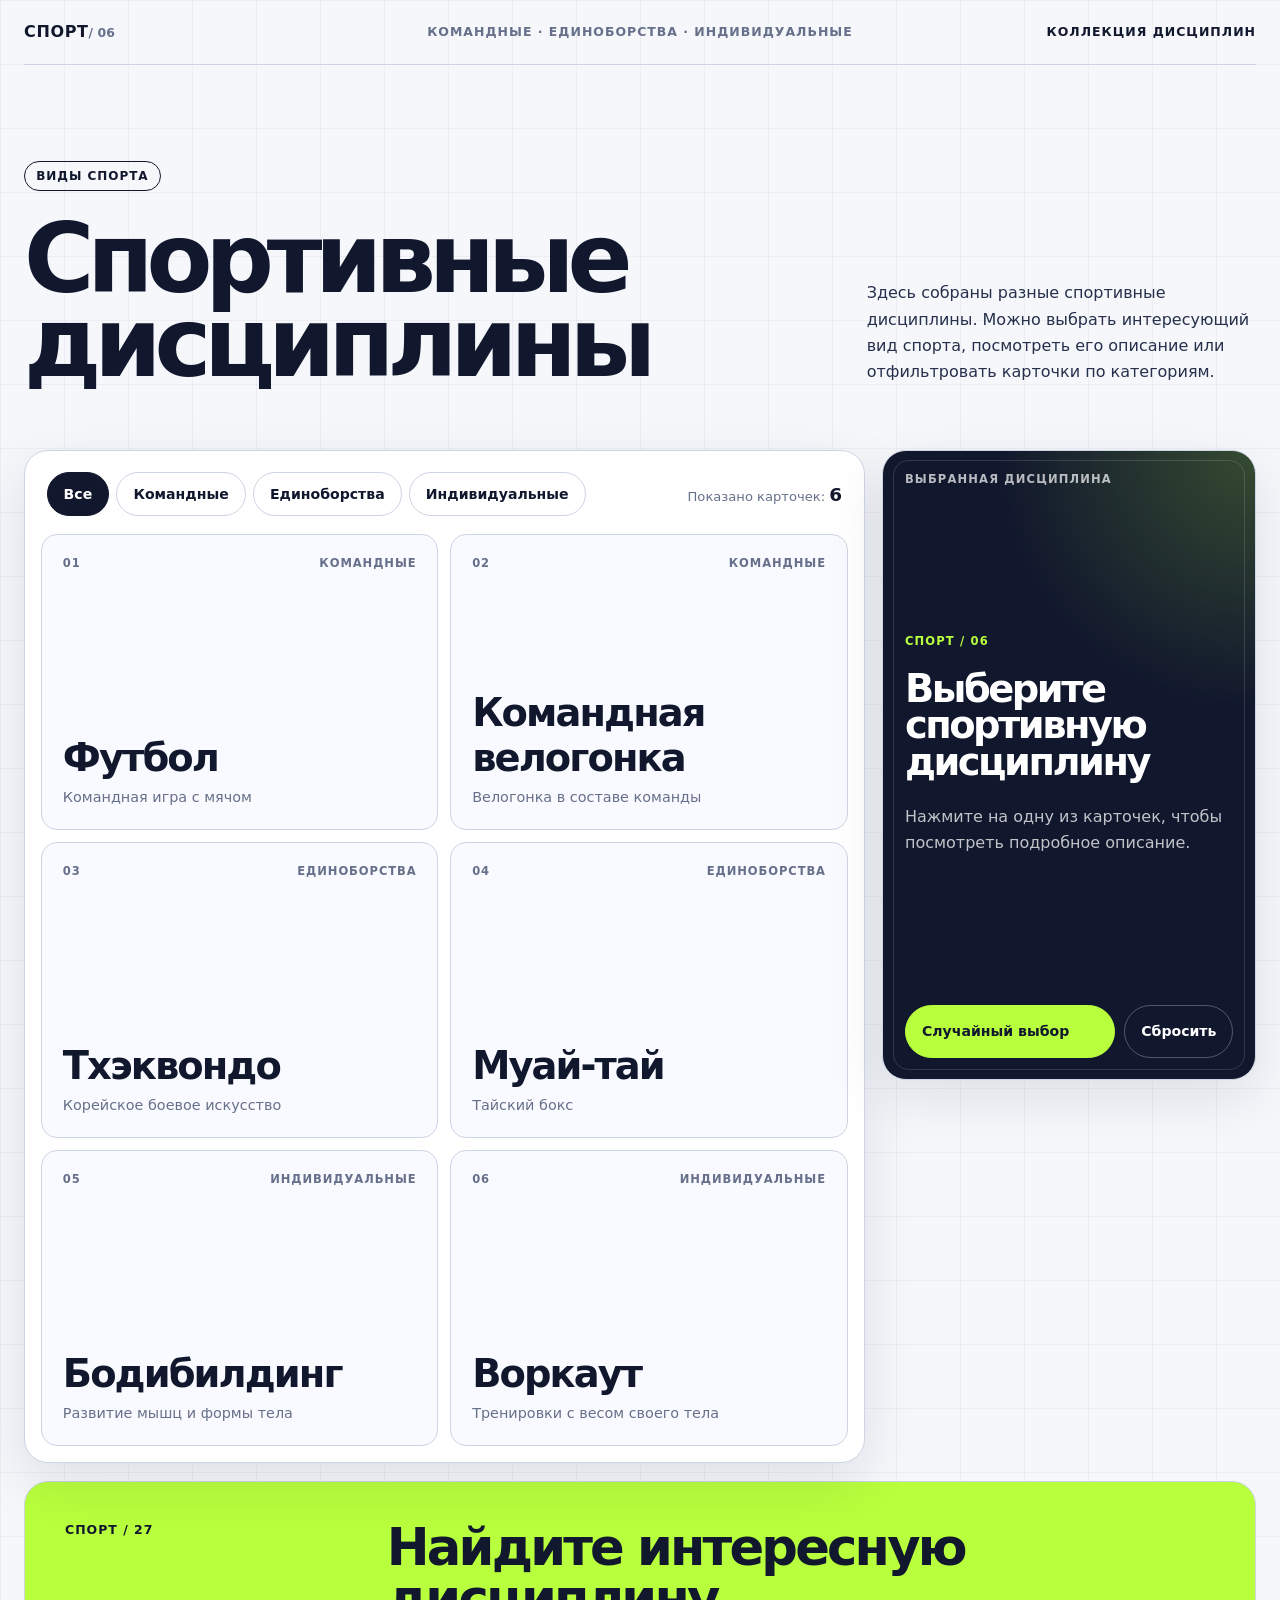
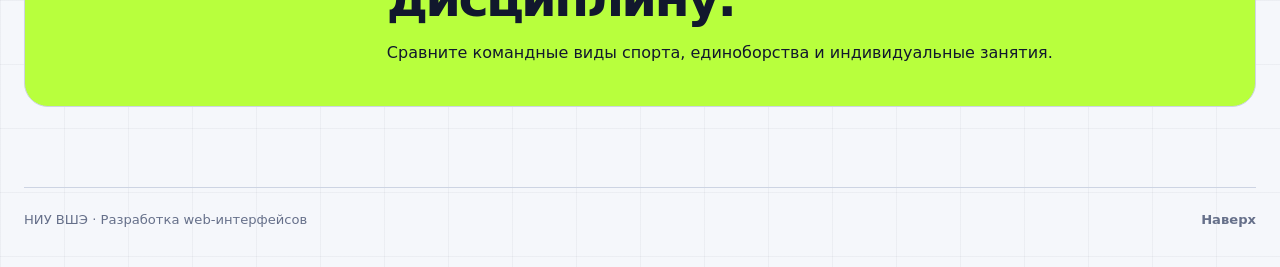
<file: index.html>
<!doctype html>
<html lang="ru">
  <head>
    <meta charset="UTF-8" />
    <meta name="viewport" content="width=device-width, initial-scale=1.0" />
    <meta http-equiv="refresh" content="0; url=project/index.html" />
    <title>Спортивные дисциплины</title>
  </head>
  <body>
    <p>Если переход не произошёл, <a href="project/index.html">откройте коллекцию спортивных дисциплин</a>.</p>
  </body>
</html>
</file>
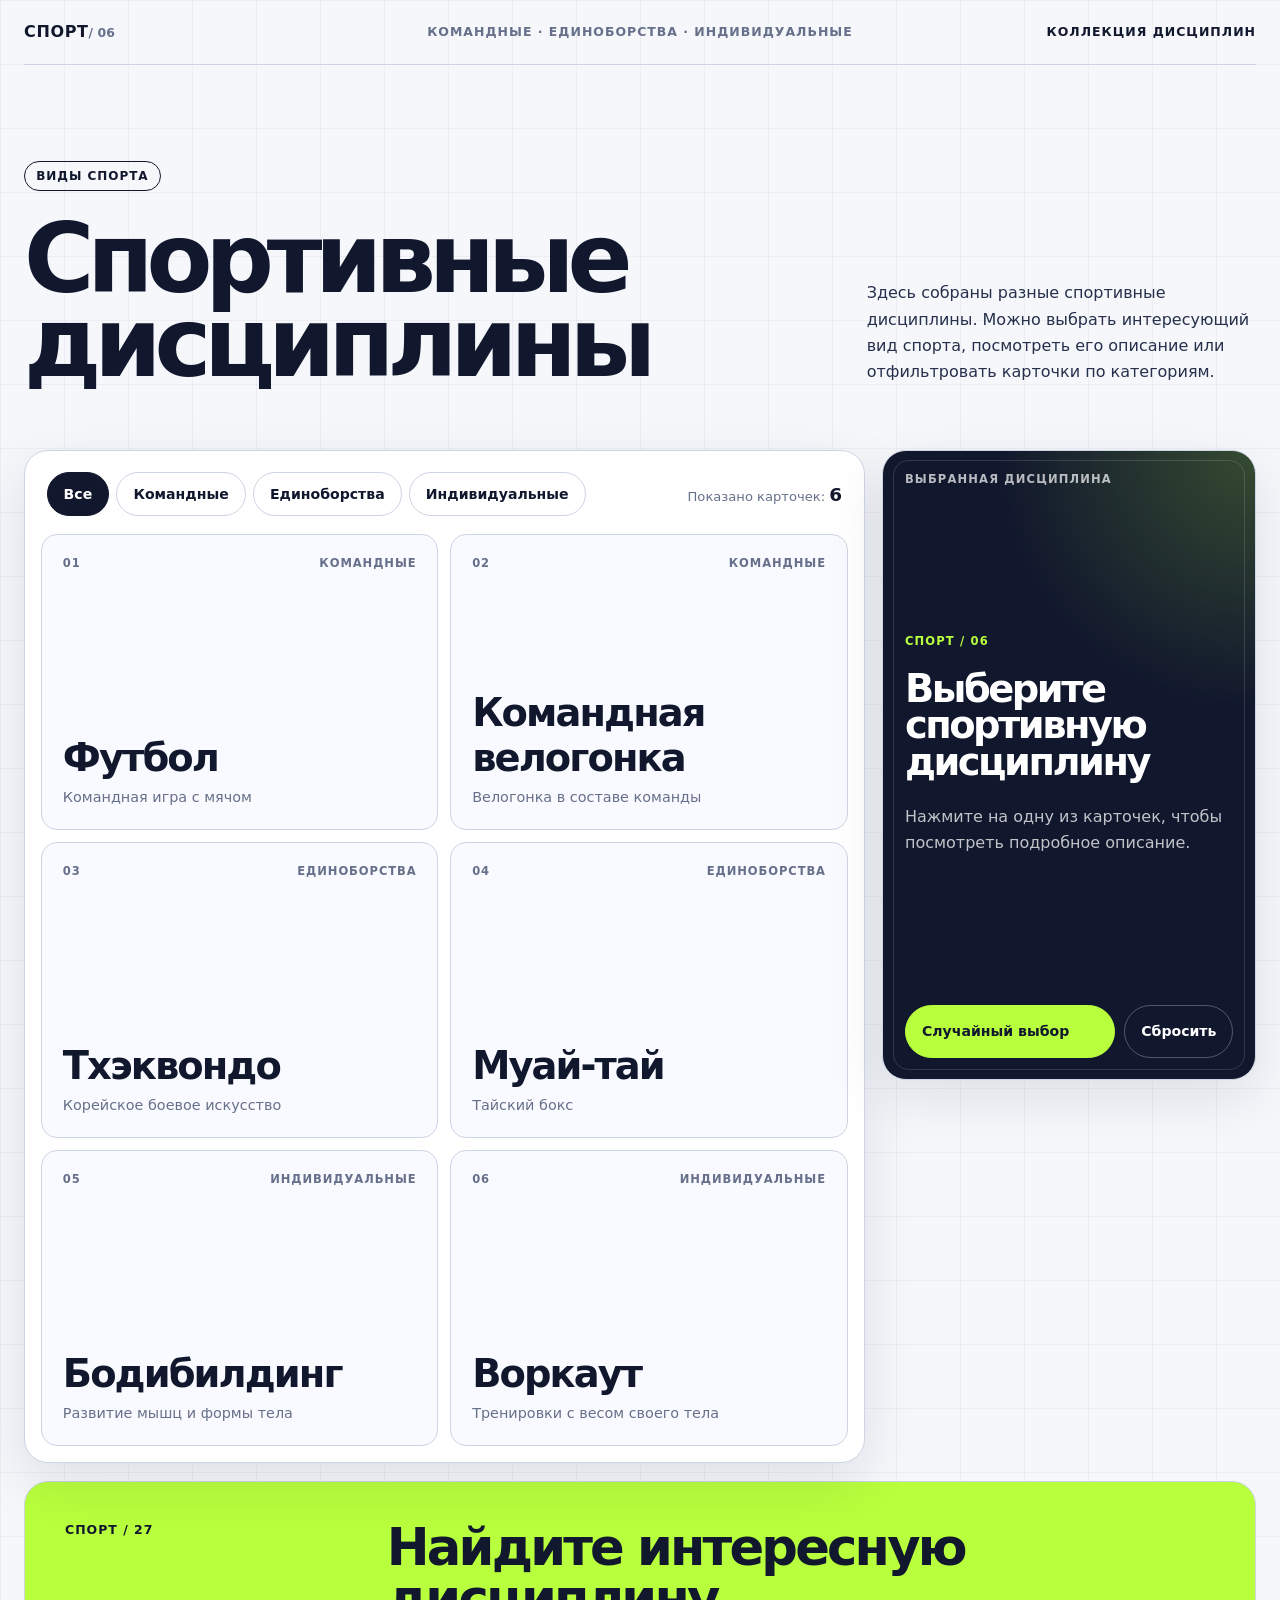
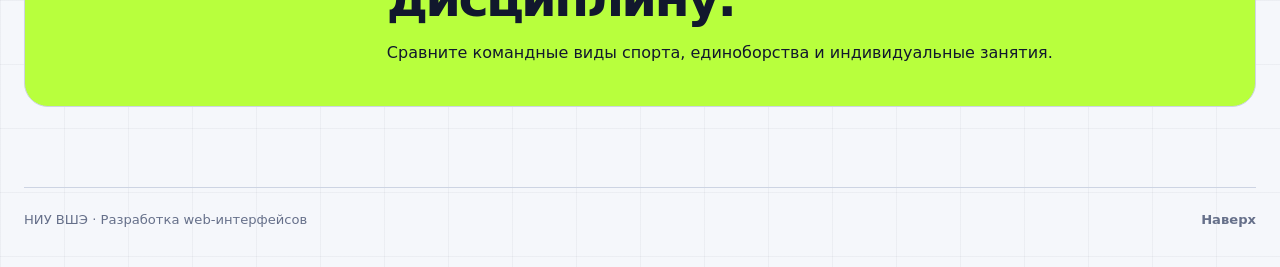
<file: project/index.html>
<!doctype html>
<html lang="ru">
  <head>
    <meta charset="UTF-8" />
    <meta name="viewport" content="width=device-width, initial-scale=1.0" />
    <meta
      name="description"
      content="Коллекция спортивных дисциплин: командные виды спорта, единоборства и индивидуальные занятия."
    />
    <title>Спортивные дисциплины</title>
    <link rel="stylesheet" href="styles.css" />
    <script src="script.js" defer></script>
  </head>
  <body>
    <header class="site-header">
      <a class="brand" href="#collection" aria-label="К началу коллекции">
        <span class="brand__index">СПОРТ</span>
        <span class="brand__count">/ 06</span>
      </a>

      <p class="site-header__course">Командные · Единоборства · Индивидуальные</p>
      <p class="site-header__status">Коллекция дисциплин</p>
    </header>

    <main class="page" id="collection">
      <section class="intro" aria-labelledby="page-title">
        <p class="intro__eyebrow">Виды спорта</p>
        <h1 id="page-title">Спортивные дисциплины</h1>
        <p class="intro__lead">
          Здесь собраны разные спортивные дисциплины. Можно выбрать интересующий вид спорта,
          посмотреть его описание или отфильтровать карточки по категориям.
        </p>
      </section>

      <section class="workspace" aria-label="Интерактивная коллекция">
        <div class="catalog">
          <div class="toolbar">
            <div class="filters" aria-label="Фильтр коллекции">
              <button
                class="filter-button filter-button--active"
                type="button"
                data-filter="all"
                aria-pressed="true"
              >
                Все
              </button>
              <button
                class="filter-button"
                type="button"
                data-filter="team"
                aria-pressed="false"
              >
                Командные
              </button>
              <button
                class="filter-button"
                type="button"
                data-filter="martial"
                aria-pressed="false"
              >
                Единоборства
              </button>
              <button
                class="filter-button"
                type="button"
                data-filter="individual"
                aria-pressed="false"
              >
                Индивидуальные
              </button>
            </div>

            <p class="result-count" aria-live="polite">
              Показано карточек: <strong id="visible-count">6</strong>
            </p>
          </div>

          <div class="collection-grid">
            <button
              class="collection-card"
              type="button"
              data-title="Футбол"
              data-description="Футбол — самый популярный вид спорта. Там две команды стараются забить мяч в ворота соперника. Для игры важны техника, скорость и взаимодействие между игроками. Криштиану Роналду и Джуд Беллингем напоминают, что даже ярким звёздам важна поддержка команды."
              data-category="team"
              aria-controls="details-panel"
              aria-pressed="false"
            >
              <span class="collection-card__meta">
                <span>01</span><span>Командные</span>
              </span>
              <span class="collection-card__title">Футбол</span>
              <span class="collection-card__summary">Командная игра с мячом</span>
            </button>

            <button
              class="collection-card"
              type="button"
              data-title="Командная велогонка"
              data-description="В командной велогонке спортсмены проходят дистанцию вместе и помогают друг другу сохранять высокий темп. Здесь важны выносливость и слаженная работа всей команды."
              data-category="team"
              aria-controls="details-panel"
              aria-pressed="false"
            >
              <span class="collection-card__meta">
                <span>02</span><span>Командные</span>
              </span>
              <span class="collection-card__title">Командная велогонка</span>
              <span class="collection-card__summary">Велогонка в составе команды</span>
            </button>

            <button
              class="collection-card"
              type="button"
              data-title="Тхэквондо"
              data-description="Тхэквондо — единоборство, в котором большое внимание уделяется ударам ногами, но руки тоже можно использовать. Спортсмену нужны скорость, гибкость и хорошая реакция."
              data-category="martial"
              aria-controls="details-panel"
              aria-pressed="false"
            >
              <span class="collection-card__meta">
                <span>03</span><span>Единоборства</span>
              </span>
              <span class="collection-card__title">Тхэквондо</span>
              <span class="collection-card__summary">Корейское боевое искусство</span>
            </button>

            <button
              class="collection-card"
              type="button"
              data-title="Муай-тай"
              data-description="Муай-тай — боевое искусство из Таиланда. В нём используются удары руками, ногами, коленями и локтями. Один из самых эффективных видов боевых искусств."
              data-category="martial"
              aria-controls="details-panel"
              aria-pressed="false"
            >
              <span class="collection-card__meta">
                <span>04</span><span>Единоборства</span>
              </span>
              <span class="collection-card__title">Муай-тай</span>
              <span class="collection-card__summary">Тайский бокс</span>
            </button>

            <button
              class="collection-card"
              type="button"
              data-title="Бодибилдинг"
              data-description="Бодибилдинг направлен на развитие мышц и построение пропорционального телосложения. Спортсмен сочетает силовые тренировки, питание и восстановление."
              data-category="individual"
              aria-controls="details-panel"
              aria-pressed="false"
            >
              <span class="collection-card__meta">
                <span>05</span><span>Индивидуальные</span>
              </span>
              <span class="collection-card__title">Бодибилдинг</span>
              <span class="collection-card__summary">Развитие мышц и формы тела</span>
            </button>

            <button
              class="collection-card"
              type="button"
              data-title="Воркаут"
              data-description="Воркаут — это тренировки в основном с весом собственного тела. Часто используются турник и брусья, а спортсмен развивает силу и учится выполнять различные элементы."
              data-category="individual"
              aria-controls="details-panel"
              aria-pressed="false"
            >
              <span class="collection-card__meta">
                <span>06</span><span>Индивидуальные</span>
              </span>
              <span class="collection-card__title">Воркаут</span>
              <span class="collection-card__summary">Тренировки с весом своего тела</span>
            </button>
          </div>
        </div>

        <aside
          class="details-panel"
          id="details-panel"
          aria-labelledby="details-title"
          aria-live="polite"
        >
          <div class="details-panel__top">
            <span class="details-panel__label">Выбранная дисциплина</span>
          </div>

          <div class="details-panel__content">
            <p class="details-panel__number" aria-hidden="true">СПОРТ / 06</p>
            <h2 id="details-title">Выберите спортивную дисциплину</h2>
            <p id="details-description">
              Нажмите на одну из карточек, чтобы посмотреть подробное описание.
            </p>
          </div>

          <div class="details-panel__actions">
            <button class="action-button action-button--primary" id="random-button" type="button">
              Случайный выбор
            </button>
            <button class="action-button" id="reset-button" type="button">Сбросить</button>
          </div>
        </aside>
      </section>

      <section class="assignment-note" aria-labelledby="assignment-title">
        <p class="assignment-note__index">СПОРТ / 27</p>
        <div>
          <h2 id="assignment-title">Найдите интересную дисциплину.</h2>
          <p>
            Сравните командные виды спорта, единоборства и индивидуальные занятия.
          </p>
        </div>
      </section>
    </main>

    <footer class="site-footer">
      <p>НИУ ВШЭ · Разработка web-интерфейсов</p>
      <a href="#collection">Наверх</a>
    </footer>
  </body>
</html>
</file>
<file: project/styles.css>
:root {
  --ink: #11182d;
  --ink-soft: #26304b;
  --paper: #f5f7fb;
  --surface: #ffffff;
  --line: #cdd4e3;
  --muted: #66708a;
  --signal: #b8ff3d;
  --shadow: 0 18px 55px rgb(17 24 45 / 10%);
  --radius-large: 1.5rem;
  --radius-medium: 1rem;
  color: var(--ink);
  font-family: system-ui, -apple-system, BlinkMacSystemFont, "Segoe UI", sans-serif;
  font-synthesis: none;
}

* {
  box-sizing: border-box;
}

html {
  scroll-behavior: smooth;
}

body {
  min-width: 20rem;
  margin: 0;
  background:
    linear-gradient(90deg, rgb(17 24 45 / 4%) 1px, transparent 1px) 0 0 / 4rem 4rem,
    linear-gradient(rgb(17 24 45 / 4%) 1px, transparent 1px) 0 0 / 4rem 4rem,
    var(--paper);
  color: var(--ink);
}

button,
a {
  font: inherit;
}

button {
  color: inherit;
}

a {
  color: inherit;
}

button:focus-visible,
a:focus-visible {
  outline: 0.2rem solid #2176ff;
  outline-offset: 0.2rem;
}

.site-header {
  display: grid;
  grid-template-columns: 1fr auto 1fr;
  align-items: center;
  width: min(100% - 3rem, 90rem);
  margin: 0 auto;
  padding: 1.4rem 0;
  border-bottom: 1px solid var(--line);
}

.brand {
  display: inline-flex;
  align-items: baseline;
  width: fit-content;
  text-decoration: none;
}

.brand__index {
  font-size: 1rem;
  font-weight: 900;
  letter-spacing: 0.04em;
}

.brand__count {
  color: var(--muted);
  font-size: 0.78rem;
  font-weight: 800;
}

.site-header__course,
.site-header__status {
  margin: 0;
  font-size: 0.78rem;
  font-weight: 750;
  letter-spacing: 0.08em;
  text-transform: uppercase;
}

.site-header__course {
  color: var(--muted);
}

.site-header__status {
  display: flex;
  align-items: center;
  justify-content: flex-end;
  gap: 0.5rem;
}

.page {
  width: min(100% - 3rem, 90rem);
  margin: 0 auto;
}

.intro {
  display: grid;
  grid-template-columns: minmax(0, 2fr) minmax(16rem, 1fr);
  align-items: end;
  gap: 4rem;
  padding: 5.5rem 0 4rem;
}

.intro__eyebrow {
  grid-column: 1 / -1;
  width: fit-content;
  margin: 0 0 -2.4rem;
  padding: 0.45rem 0.7rem;
  border: 1px solid var(--ink);
  border-radius: 999px;
  font-size: 0.75rem;
  font-weight: 850;
  letter-spacing: 0.08em;
  text-transform: uppercase;
}

.intro h1 {
  max-width: 60rem;
  margin: 0;
  font-size: clamp(3rem, 7.5vw, 7.7rem);
  line-height: 0.88;
  letter-spacing: -0.075em;
}

.intro__lead {
  max-width: 31rem;
  margin: 0;
  color: var(--ink-soft);
  font-size: 1rem;
  line-height: 1.65;
}

.workspace {
  display: grid;
  grid-template-columns: minmax(0, 1.8fr) minmax(20rem, 0.8fr);
  align-items: start;
  gap: 1.1rem;
  padding-bottom: 1.1rem;
}

.catalog,
.details-panel {
  border: 1px solid var(--line);
  border-radius: var(--radius-large);
  background: var(--surface);
  box-shadow: var(--shadow);
}

.catalog {
  padding: 1rem;
}

.toolbar {
  display: flex;
  align-items: center;
  justify-content: space-between;
  gap: 1rem;
  padding: 0.35rem 0.35rem 1.1rem;
}

.filters {
  display: flex;
  flex-wrap: wrap;
  gap: 0.45rem;
}

.filter-button,
.action-button {
  min-height: 2.75rem;
  border: 1px solid var(--line);
  border-radius: 999px;
  background: transparent;
  cursor: pointer;
  font-size: 0.88rem;
  font-weight: 800;
  transition:
    border-color 160ms ease,
    background-color 160ms ease,
    color 160ms ease,
    transform 160ms ease;
}

.filter-button {
  padding: 0.65rem 1rem;
}

.filter-button:hover,
.action-button:hover {
  transform: translateY(-0.1rem);
  border-color: var(--ink);
}

.filter-button--active {
  border-color: var(--ink);
  background: var(--ink);
  color: #ffffff;
}

.result-count {
  flex: none;
  margin: 0;
  color: var(--muted);
  font-size: 0.82rem;
}

.result-count strong {
  color: var(--ink);
  font-size: 1.15rem;
}

.collection-grid {
  display: grid;
  grid-template-columns: repeat(2, minmax(0, 1fr));
  gap: 0.75rem;
}

.collection-card {
  display: flex;
  flex-direction: column;
  align-items: flex-start;
  min-height: 18.5rem;
  padding: 1.3rem;
  overflow: hidden;
  border: 1px solid var(--line);
  border-radius: var(--radius-medium);
  background: #f9faff;
  cursor: pointer;
  text-align: left;
  transition:
    border-color 180ms ease,
    box-shadow 180ms ease,
    transform 180ms ease,
    opacity 180ms ease;
}

.collection-card:hover {
  transform: translateY(-0.25rem);
  border-color: var(--ink);
  box-shadow: 0 0.9rem 2rem rgb(17 24 45 / 10%);
}

.collection-card--selected {
  border-color: var(--signal);
  box-shadow:
    inset 0 0 0 0.18rem var(--signal),
    0 1rem 2.4rem rgb(17 24 45 / 13%);
}

.collection-card--hidden {
  display: none;
}

.collection-card__meta {
  display: flex;
  justify-content: space-between;
  width: 100%;
  color: var(--muted);
  font-size: 0.72rem;
  font-weight: 850;
  letter-spacing: 0.08em;
  text-transform: uppercase;
}

.collection-card__title {
  margin-top: auto;
  font-size: clamp(1.6rem, 3vw, 2.5rem);
  font-weight: 850;
  letter-spacing: -0.05em;
}

.collection-card__summary {
  margin-top: 0.45rem;
  color: var(--muted);
  font-size: 0.9rem;
  line-height: 1.45;
}

.details-panel {
  position: sticky;
  top: 1rem;
  display: flex;
  flex-direction: column;
  min-height: 39.4rem;
  padding: 1.35rem;
  background:
    radial-gradient(circle at 100% 0, rgb(184 255 61 / 22%), transparent 35%),
    var(--ink);
  color: #ffffff;
}

.details-panel::before {
  position: absolute;
  inset: 0.6rem;
  border: 1px solid rgb(255 255 255 / 14%);
  border-radius: calc(var(--radius-large) - 0.55rem);
  content: "";
  pointer-events: none;
}

.details-panel__top,
.details-panel__content,
.details-panel__actions {
  position: relative;
  z-index: 1;
}

.details-panel__top {
  display: flex;
  align-items: center;
  justify-content: space-between;
}

.details-panel__label,
.details-panel__number {
  font-size: 0.72rem;
  font-weight: 850;
  letter-spacing: 0.1em;
  text-transform: uppercase;
}

.details-panel__label {
  color: rgb(255 255 255 / 70%);
}

.details-panel__content {
  margin: auto 0;
  padding: 2rem 0;
}

.details-panel__number {
  margin: 0 0 1.4rem;
  color: var(--signal);
}

.details-panel h2 {
  margin: 0;
  font-size: clamp(2rem, 3vw, 3.25rem);
  line-height: 0.95;
  letter-spacing: -0.065em;
  overflow-wrap: anywhere;
}

.details-panel__content > p:last-child {
  max-width: 32rem;
  margin: 1.5rem 0 0;
  color: rgb(255 255 255 / 74%);
  font-size: 1rem;
  line-height: 1.65;
}

.details-panel__actions {
  display: grid;
  grid-template-columns: 1fr auto;
  gap: 0.55rem;
}

.action-button {
  min-height: 3.3rem;
  padding: 0.75rem 1rem;
  border-color: rgb(255 255 255 / 28%);
  color: #ffffff;
}

.action-button--primary {
  display: flex;
  align-items: center;
  justify-content: space-between;
  border-color: var(--signal);
  background: var(--signal);
  color: var(--ink);
}

.details-panel--pulse {
  animation: panel-pulse 340ms cubic-bezier(0.2, 0.8, 0.2, 1);
}

.assignment-note {
  display: grid;
  grid-template-columns: minmax(9rem, 0.35fr) 1fr;
  gap: 2rem;
  margin: 0 0 5rem;
  padding: 2.5rem;
  border: 1px solid var(--line);
  border-radius: var(--radius-large);
  background: var(--signal);
}

.assignment-note__index {
  margin: 0;
  font-size: 0.78rem;
  font-weight: 900;
  letter-spacing: 0.08em;
}

.assignment-note h2 {
  max-width: 55rem;
  margin: 0;
  font-size: clamp(1.8rem, 4vw, 3.6rem);
  line-height: 1;
  letter-spacing: -0.055em;
}

.assignment-note div p {
  max-width: 47rem;
  margin: 1rem 0 0;
  line-height: 1.6;
}

.site-footer {
  display: flex;
  justify-content: space-between;
  width: min(100% - 3rem, 90rem);
  margin: 0 auto;
  padding: 1.5rem 0 2.5rem;
  border-top: 1px solid var(--line);
  color: var(--muted);
  font-size: 0.82rem;
}

.site-footer p {
  margin: 0;
}

.site-footer a {
  font-weight: 800;
  text-decoration: none;
}

@keyframes panel-pulse {
  0% {
    transform: scale(0.995);
    filter: brightness(1.06);
  }

  100% {
    transform: scale(1);
    filter: brightness(1);
  }
}

@media (max-width: 64rem) {
  .intro {
    grid-template-columns: 1fr;
    gap: 2rem;
  }

  .intro__eyebrow {
    margin-bottom: 0;
  }

  .workspace {
    grid-template-columns: 1fr;
  }

  .details-panel {
    position: relative;
    top: auto;
    min-height: 30rem;
  }
}

@media (max-width: 44rem) {
  .site-header,
  .page,
  .site-footer {
    width: min(100% - 1.5rem, 90rem);
  }

  .site-header {
    grid-template-columns: 1fr auto;
  }

  .site-header__course {
    display: none;
  }

  .intro {
    padding: 3.5rem 0 2.5rem;
  }

  .toolbar {
    align-items: flex-start;
    flex-direction: column;
  }

  .collection-grid {
    grid-template-columns: 1fr;
  }

  .collection-card {
    min-height: 16.5rem;
  }

  .details-panel__actions {
    grid-template-columns: 1fr;
  }

  .assignment-note {
    grid-template-columns: 1fr;
    gap: 1rem;
    padding: 1.5rem;
  }
}

@media (prefers-reduced-motion: reduce) {
  html {
    scroll-behavior: auto;
  }

  *,
  *::before,
  *::after {
    animation-duration: 0.01ms !important;
    animation-iteration-count: 1 !important;
    scroll-behavior: auto !important;
    transition-duration: 0.01ms !important;
  }
}
</file>
